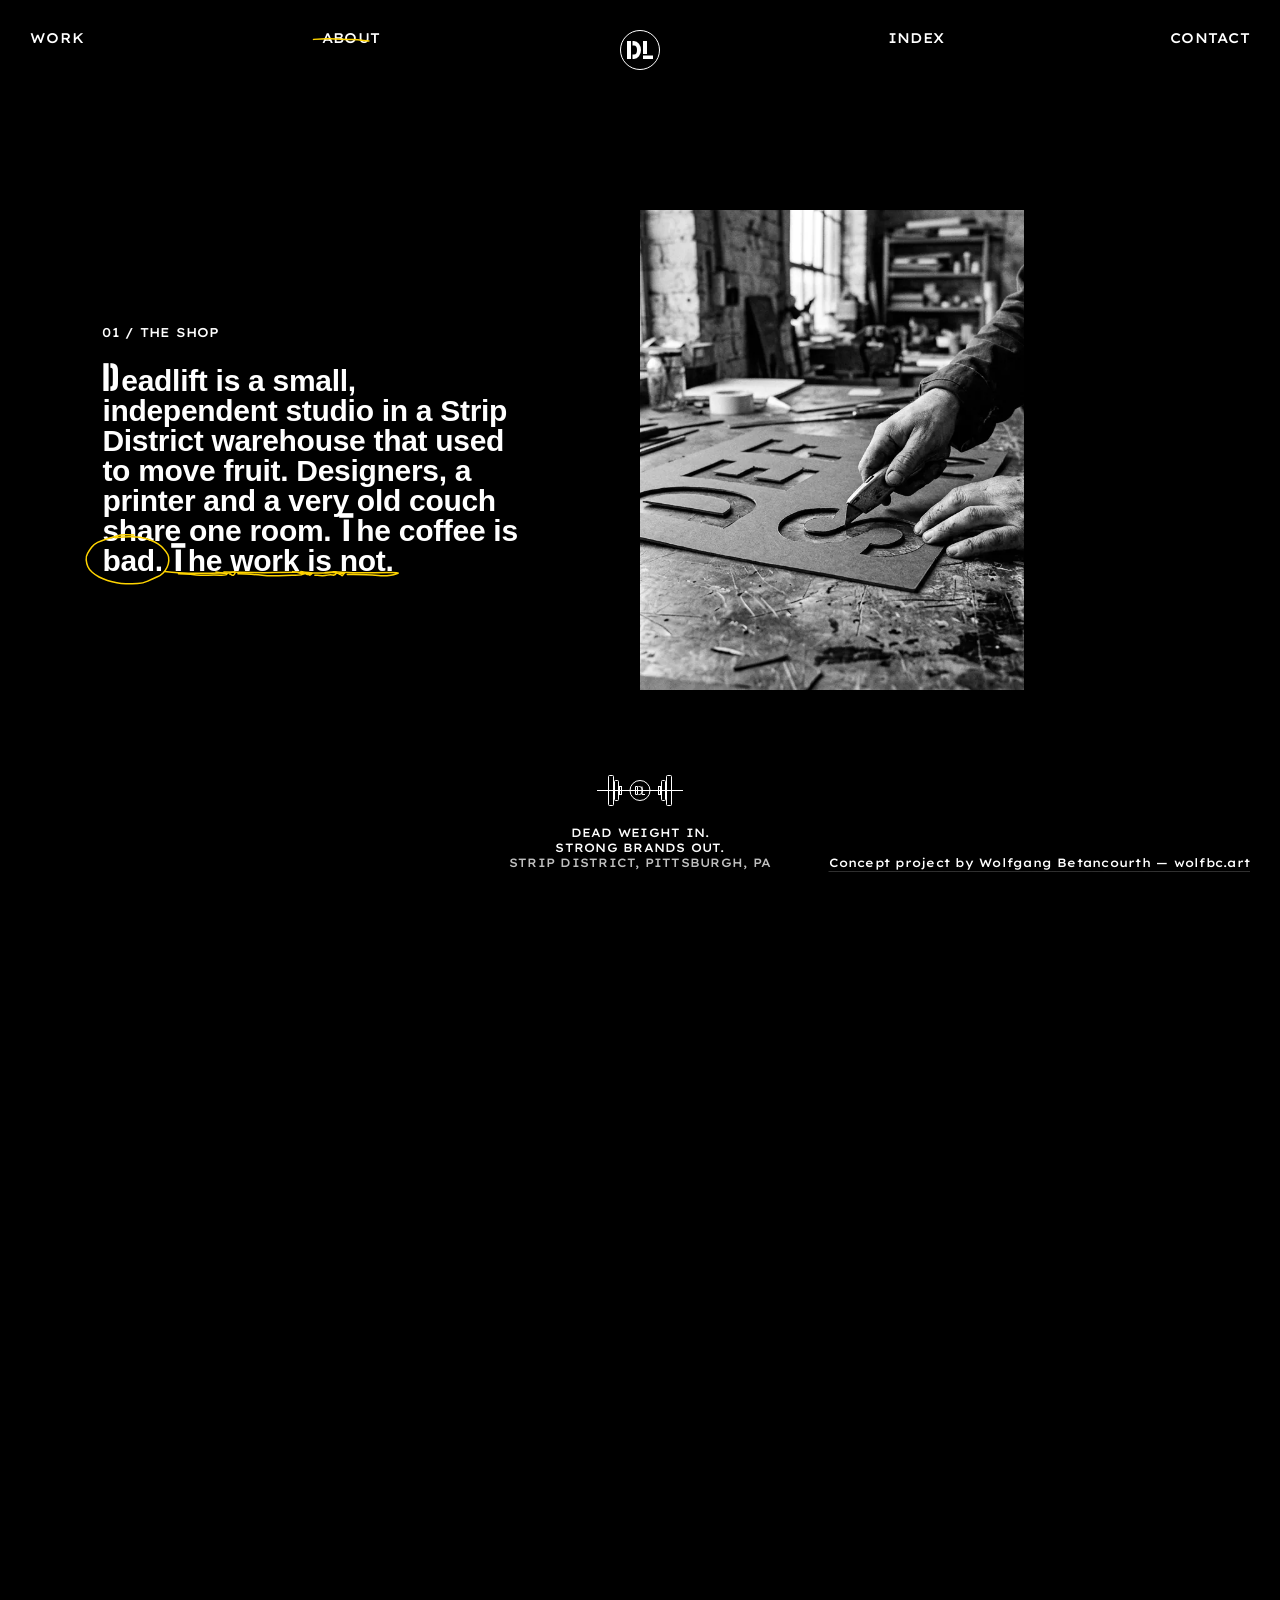
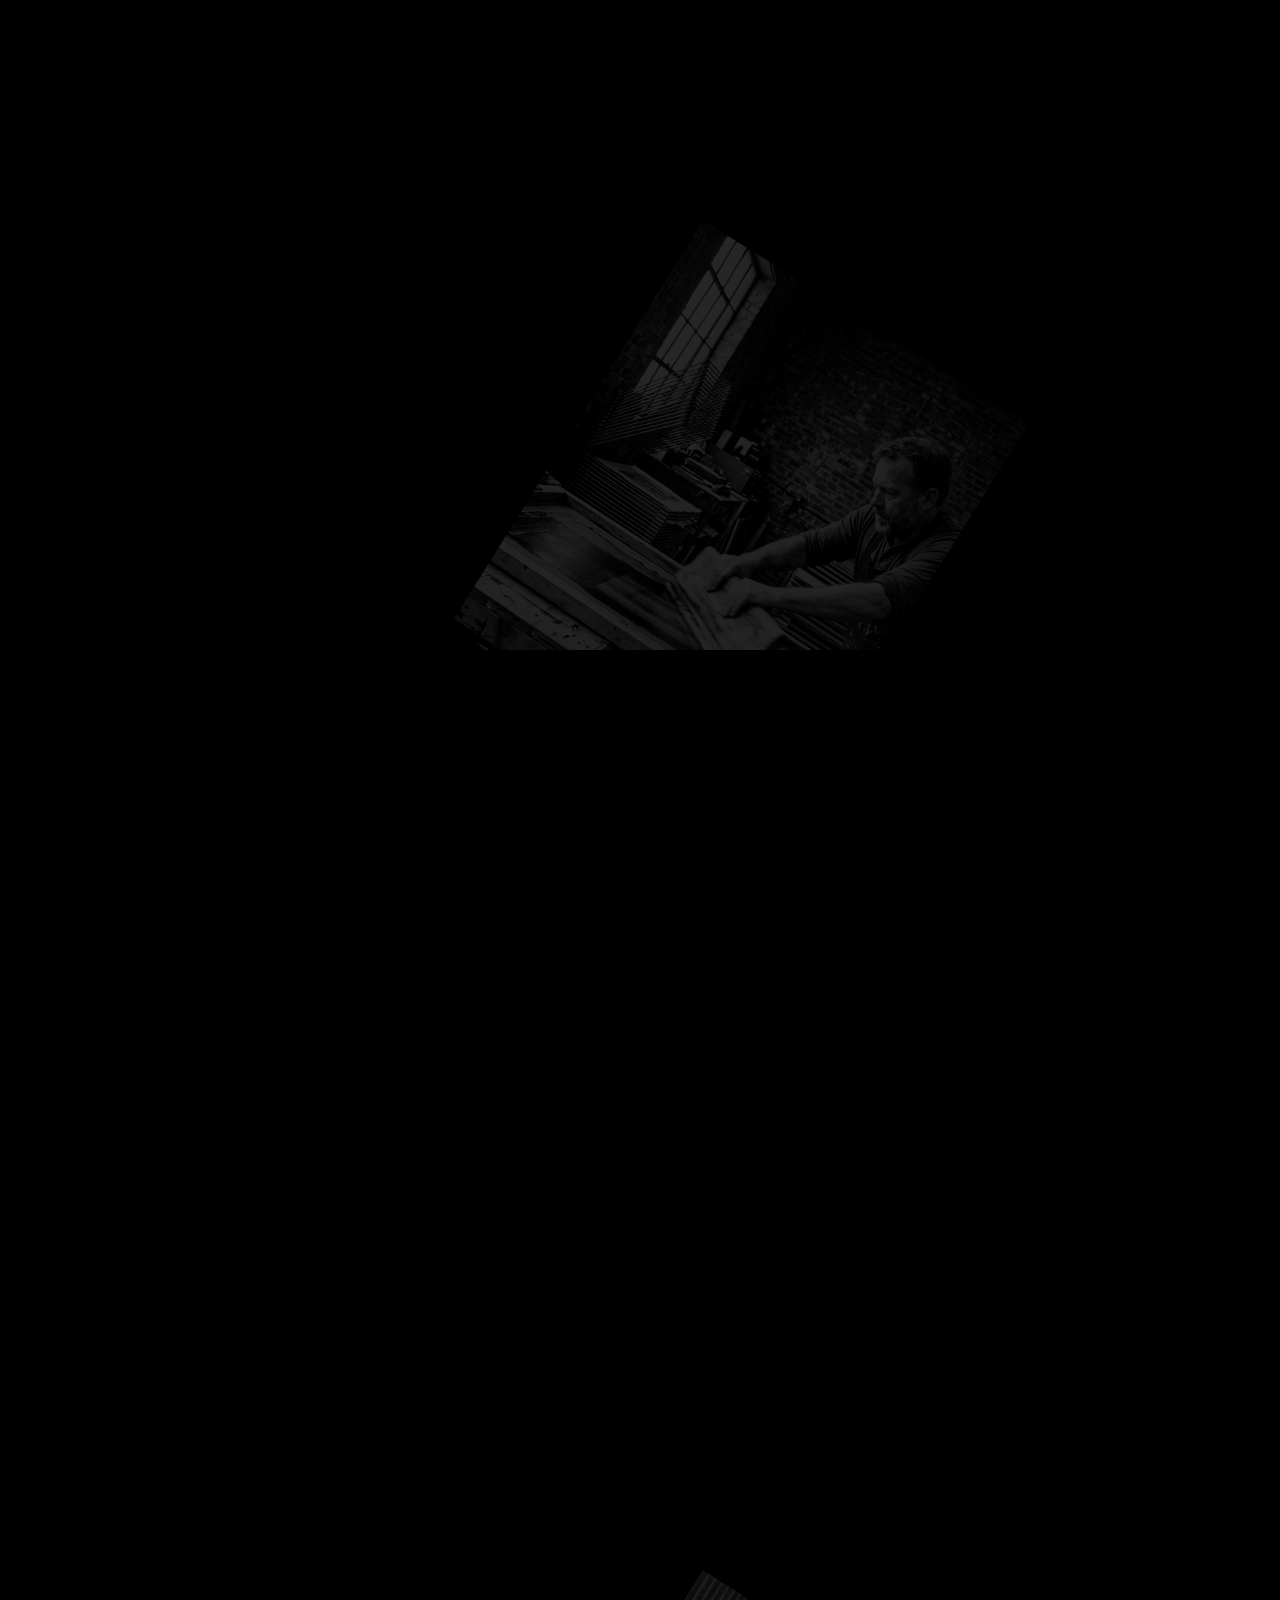
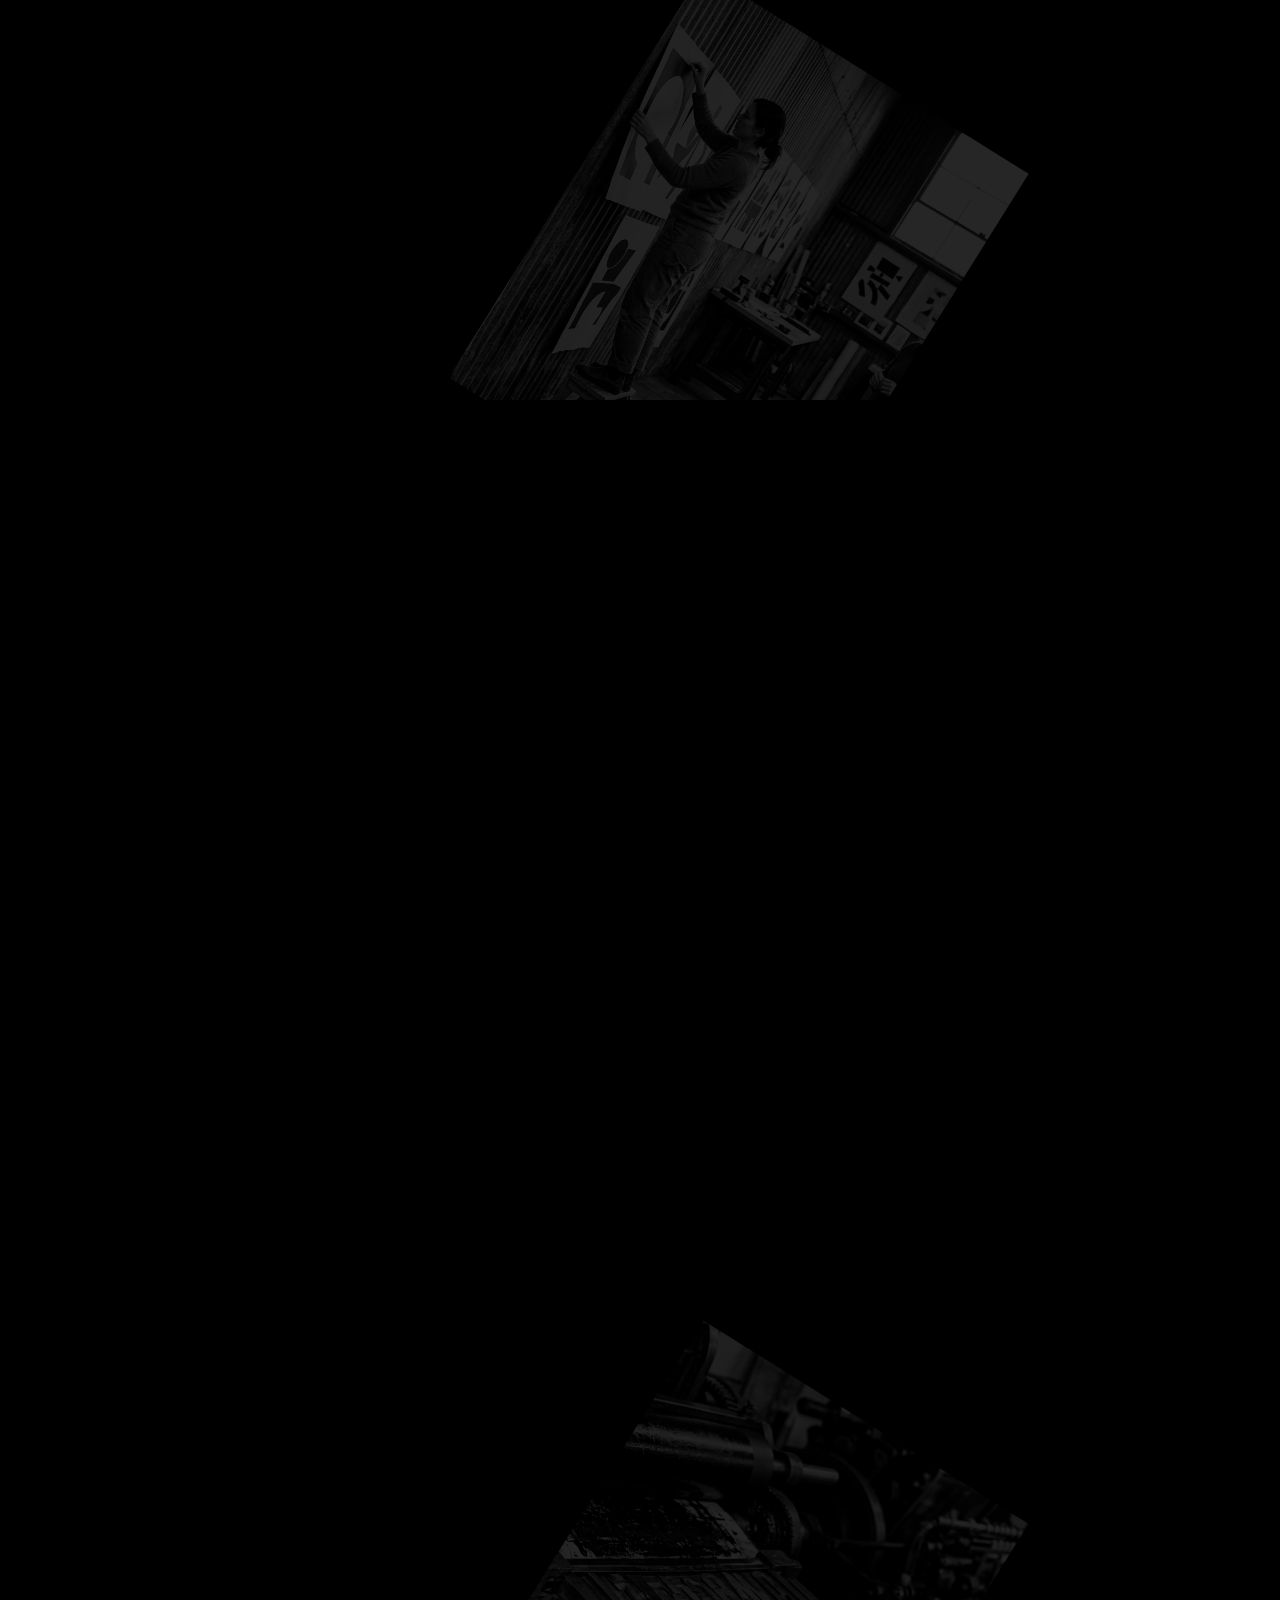
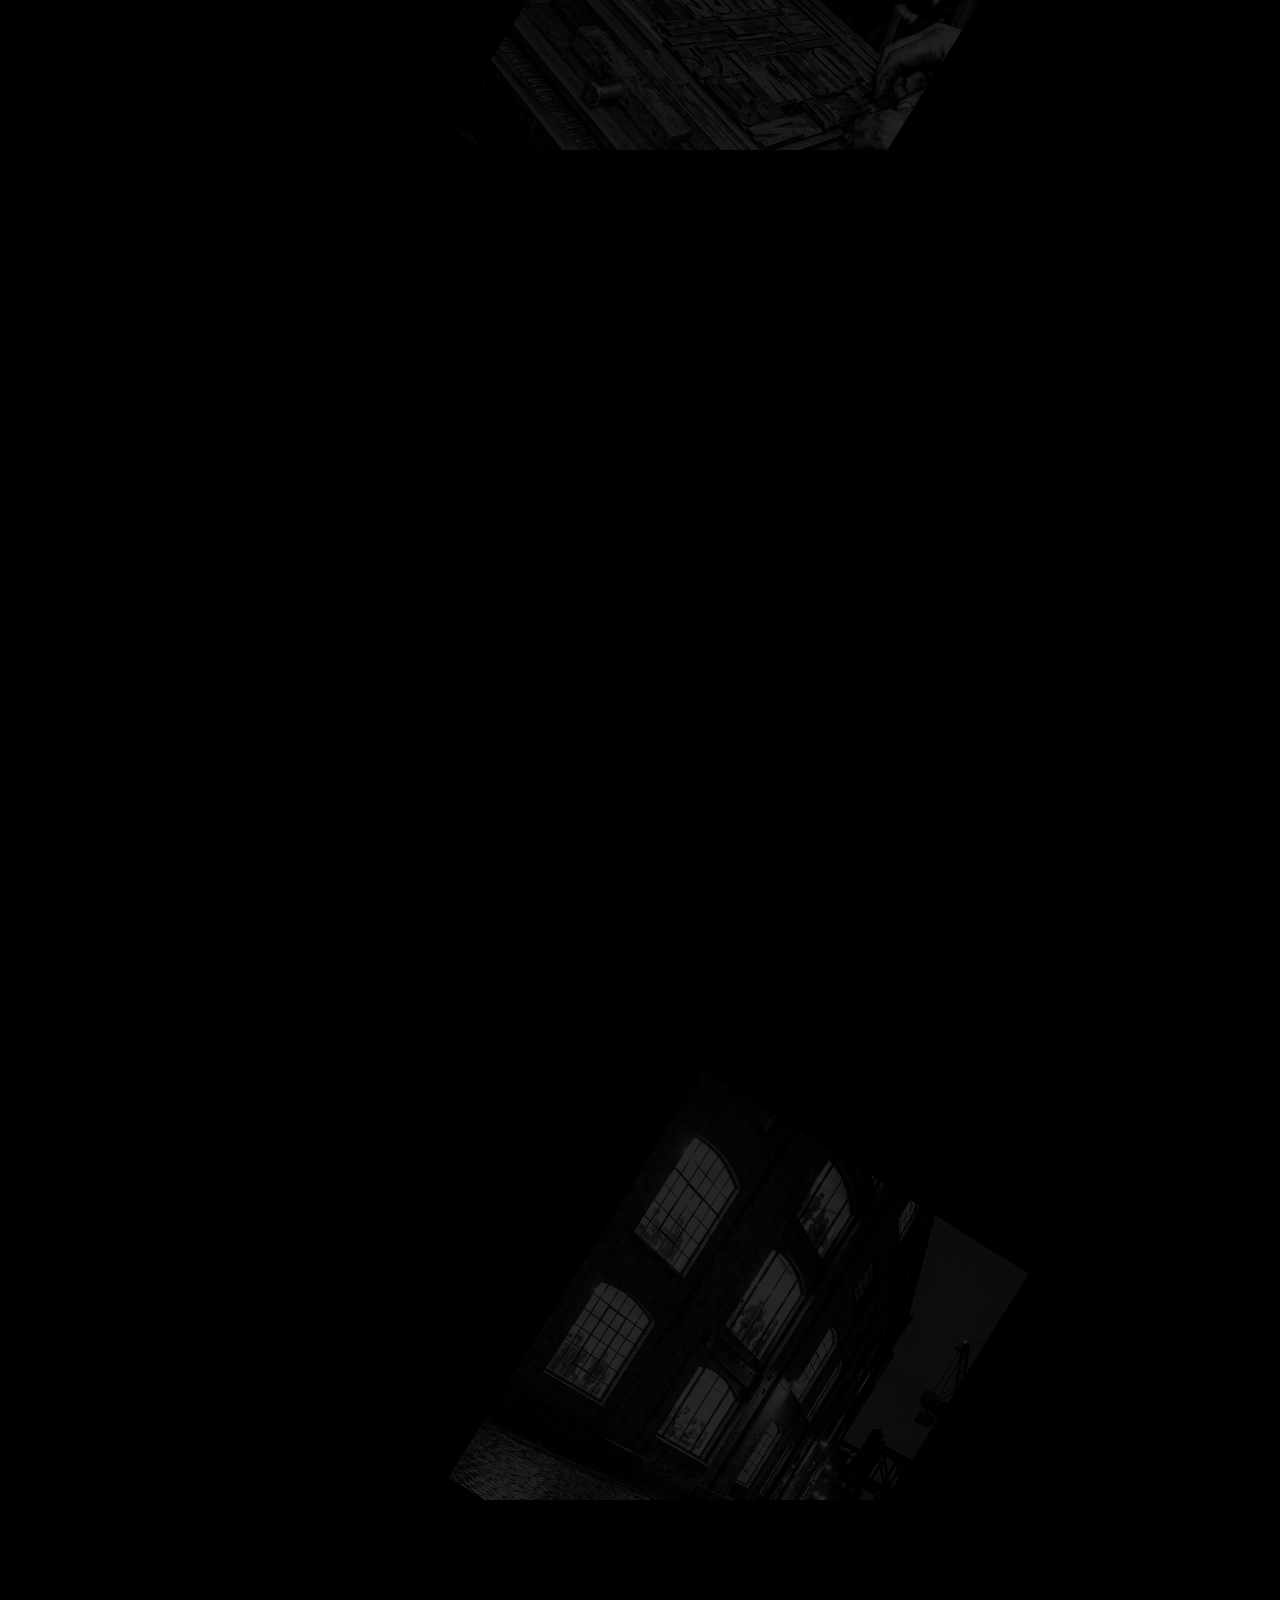
<file: about/index.html>
<!doctype html>
<html lang="en">
<head>
<meta charset="utf-8">
<meta name="viewport" content="width=device-width, initial-scale=1">
<title>About | Deadlift brand studio, Pittsburgh</title>
<meta name="description" content="Five rules from a small brand studio in the Strip District: find why the brand died, fix that first, draw second, finish what we take on.">
<meta property="og:type" content="website">
<meta property="og:site_name" content="Deadlift">
<meta property="og:title" content="About Deadlift">
<meta property="og:description" content="A small, independent brand studio in a Strip District warehouse. How we work, in five rules.">
<meta property="og:url" content="https://deadlift.wolfbc.art/about/">
<meta property="og:image" content="https://deadlift.wolfbc.art/assets/og.jpg">
<meta property="og:image:width" content="1200">
<meta property="og:image:height" content="630">
<meta name="twitter:card" content="summary_large_image">
<meta name="theme-color" content="#000000">
<meta name="color-scheme" content="dark">
<link rel="icon" href="../favicon.svg" type="image/svg+xml">
<link rel="icon" href="../favicon-32.png" sizes="32x32" type="image/png">
<link rel="apple-touch-icon" href="../apple-touch-icon.png">
<link rel="preconnect" href="https://fonts.googleapis.com">
<link rel="preconnect" href="https://fonts.gstatic.com" crossorigin>
<link rel="preconnect" href="https://api.fontshare.com" crossorigin>
<link rel="preconnect" href="https://cdn.fontshare.com" crossorigin>
<link rel="stylesheet" href="https://fonts.googleapis.com/css2?family=Archivo:wdth,wght@62..125,900&family=Big+Shoulders+Stencil+Display:wght@900&family=IBM+Plex+Mono:wght@400&family=Lexend+Exa:wght@500&display=swap">
<link rel="stylesheet" href="https://api.fontshare.com/v2/css?f[]=general-sans@600&display=swap">
<link rel="stylesheet" href="../css/site.css">
<script>document.documentElement.classList.add('js');</script>
</head>
<body class="page-about">
<a class="skip" href="#main">Skip to content</a>
<nav class="site-header nav" aria-label="Main">
  <div class="nav__side"><a class="nav__link" href="../work/" data-key="work">WORK</a><a class="nav__link" href="../about/" data-key="about" aria-current="page">ABOUT</a></div>
  <a class="mono" href="../" aria-label="Deadlift, home"><svg viewBox="0 0 40 40" aria-hidden="true" focusable="false"><circle cx="20" cy="20" r="19.5" fill="none" stroke="currentColor" stroke-width="1"/><path fill="currentColor" d="M7 11h4v18H7zM12.5 11H14a7 9 0 0 1 0 18h-1.5v-4.5H14a3 4.5 0 0 0 0-9h-1.5zM23 11h4v13h-4zM23 25.5h10V29H23z"/></svg></a>
  <div class="nav__side nav__side--right"><a class="nav__link" href="../work/?view=list" data-key="index">INDEX</a><a class="nav__link" href="../contact/" data-key="contact">CONTACT</a></div>
  <button class="burger" type="button" aria-label="Open menu" aria-expanded="false" aria-controls="menu"><span></span><span></span></button>
</nav>
<div class="menu" id="menu" role="dialog" aria-modal="true" aria-label="Main menu">
  <nav aria-label="Main menu"><a href="../work/" data-key="work">WORK</a><a href="../about/" data-key="about" aria-current="page">ABOUT</a><a href="../work/?view=list" data-key="index">INDEX</a><a href="../contact/" data-key="contact">CONTACT</a></nav>
  <a class="menu__mail" href="mailto:studio@deadlift.wolfbc.art?subject=New%20lift">studio@deadlift.wolfbc.art</a>
</div>
<main id="main" class="chapters">
  <h1 class="sr-only">About Deadlift</h1>
  <section class="chapter" aria-labelledby="ch1">
    <div class="chapter__pin">
      <div class="chapter__text">
        <p class="chapter__label">01 / THE SHOP</p>
        <h2 class="say" id="ch1" data-marks><span class="w"><span class="st">D</span>eadlift</span> <span class="w">is</span> <span class="w">a</span> <span class="w">small,</span> <span class="w">independent</span> <span class="w">studio</span> <span class="w">in</span> <span class="w">a</span> <span class="w">Strip</span> <span class="w">District</span> <span class="w">warehouse</span> <span class="w">that</span> <span class="w">used</span> <span class="w">to</span> <span class="w">move</span> <span class="w">fruit.</span> <span class="w">Designers,</span> <span class="w">a</span> <span class="w">printer</span> <span class="w">and</span> <span class="w">a</span> <span class="w">very</span> <span class="w">old</span> <span class="w">couch</span> <span class="w">share</span> <span class="w">one</span> <span class="w">room.</span> <span class="w"><span class="st">T</span>he</span> <span class="w">coffee</span> <span class="w">is</span> <span class="keep mk" data-mark="o"><span class="w">bad</span></span><span class="w">.</span> <span class="keep mk" data-mark="u"><span class="w"><span class="st">T</span>he</span> <span class="w">work</span> <span class="w">is</span> <span class="w">not.</span></span></h2>
      </div>
      <div class="chapter__photo"><img src="../assets/about/a-01.webp" alt="" width="614" height="768" fetchpriority="high" decoding="async"></div>
    </div>
  </section><section class="chapter" aria-labelledby="ch2">
    <div class="chapter__pin">
      <div class="chapter__text">
        <p class="chapter__label">02 / THE METHOD</p>
        <h2 class="say" id="ch2" data-marks><span class="w"><span class="st">W</span>e</span> <span class="w">start</span> <span class="w">by</span> <span class="w">finding</span> <span class="w">out</span> <span class="w">why</span> <span class="w">the</span> <span class="w">brand</span> <span class="w">went</span> <span class="w">dead.</span> <span class="w"><span class="st">U</span>sually</span> <span class="w">it</span> <span class="w">is</span> <span class="w">not</span> <span class="w">the</span> <span class="keep mk" data-mark="o"><span class="w">logo</span></span><span class="w">.</span> <span class="w">It</span> <span class="w">is</span> <span class="w">the</span> <span class="w">story,</span> <span class="w">the</span> <span class="w">shelf,</span> <span class="w">or</span> <span class="w">the</span> <span class="w">room.</span> <span class="w"><span class="st">T</span>hen</span> <span class="w">we</span> <span class="keep mk" data-mark="u"><span class="w">fix</span> <span class="w">that</span> <span class="w">first</span> <span class="w">and</span> <span class="w">draw</span> <span class="w">second</span></span><span class="w">.</span></h2>
      </div>
      <div class="chapter__photo"><img src="../assets/about/a-02.webp" alt="" width="614" height="768" loading="lazy" decoding="async"></div>
    </div>
  </section><section class="chapter" aria-labelledby="ch3">
    <div class="chapter__pin">
      <div class="chapter__text">
        <p class="chapter__label">03 / THE LIFTS</p>
        <h2 class="say" id="ch3" data-marks><span class="w"><span class="st">I</span>dentity,</span> <span class="w">packaging,</span> <span class="w">campaigns</span> <span class="w">and</span> <span class="w">motion.</span> <span class="keep mk" data-mark="u"><span class="w">Four</span> <span class="w">lifts,</span> <span class="w">one</span> <span class="w">crew.</span></span> <span class="w"><span class="st">A</span></span> <span class="w">bottle,</span> <span class="w">a</span> <span class="w">record</span> <span class="w">sleeve,</span> <span class="w">a</span> <span class="w">poster</span> <span class="w">on</span> <span class="w">a</span> <span class="w">brick</span> <span class="w">wall</span> <span class="w">and</span> <span class="w">a</span> <span class="w">thirty-second</span> <span class="w">film</span> <span class="w">should</span> <span class="w">look</span> <span class="w">like</span> <span class="w">one</span> <span class="keep mk" data-mark="o"><span class="w">family</span></span><span class="w">.</span></h2>
      </div>
      <div class="chapter__photo"><img src="../assets/about/a-03.webp" alt="" width="614" height="768" loading="lazy" decoding="async"></div>
    </div>
  </section><section class="chapter" aria-labelledby="ch4">
    <div class="chapter__pin">
      <div class="chapter__text">
        <p class="chapter__label">04 / THE CITY</p>
        <h2 class="say" id="ch4" data-marks><span class="w"><span class="st">P</span>ittsburgh</span> <span class="w">built</span> <span class="w">bridges,</span> <span class="w">rails</span> <span class="w">and</span> <span class="w">a</span> <span class="w">great</span> <span class="w">deal</span> <span class="w">of</span> <span class="w">steel.</span> <span class="w"><span class="st">I</span>t</span> <span class="w">taught</span> <span class="w">us</span> <span class="w">that</span> <span class="w">a</span> <span class="w">thing</span> <span class="w">should</span> <span class="keep mk" data-mark="u"><span class="w">work</span> <span class="w">first,</span> <span class="w">then</span> <span class="w">look</span> <span class="w">good</span> <span class="w">doing</span> <span class="w">it</span></span><span class="w">.</span> <span class="w"><span class="st">W</span>e</span> <span class="w">stay</span> <span class="w">for</span> <span class="w">the</span> <span class="w">rivers,</span> <span class="w">the</span> <span class="w">hills</span> <span class="w">and</span> <span class="keep mk" data-mark="o"><span class="w">blunt</span></span> <span class="w">neighbors.</span></h2>
      </div>
      <div class="chapter__photo"><img src="../assets/about/a-04.webp" alt="" width="614" height="768" loading="lazy" decoding="async"></div>
    </div>
  </section><section class="chapter" aria-labelledby="ch5">
    <div class="chapter__pin">
      <div class="chapter__text">
        <p class="chapter__label">05 / THE RULE</p>
        <h2 class="say" id="ch5" data-marks><span class="w"><span class="st">W</span>e</span> <span class="w">only</span> <span class="w">say</span> <span class="keep mk" data-mark="o"><span class="w">yes</span></span> <span class="w">to</span> <span class="w">work</span> <span class="w">we</span> <span class="w">can</span> <span class="w">finish</span> <span class="w">properly.</span> <span class="w"><span class="st">T</span>hat</span> <span class="w">means</span> <span class="w">fewer</span> <span class="w">clients,</span> <span class="w">longer</span> <span class="w">talks</span> <span class="w">and</span> <span class="w">no</span> <span class="w">pitch</span> <span class="w">decks</span> <span class="w">full</span> <span class="w">of</span> <span class="w">maybe.</span> <span class="w"><span class="st">I</span>f</span> <span class="w">we</span> <span class="w">take</span> <span class="w">the</span> <span class="w">job,</span> <span class="w">we</span> <span class="keep mk" data-mark="u"><span class="w">carry</span> <span class="w">it</span> <span class="w">to</span> <span class="w">the</span> <span class="w">end</span></span><span class="w">.</span></h2>
      </div>
      <div class="chapter__photo"><img src="../assets/about/a-05.webp" alt="" width="614" height="768" loading="lazy" decoding="async"></div>
    </div>
  </section>
  <p class="credit-flow"><a href="https://wolfbc.art" rel="noopener">Concept project by Wolfgang Betancourth — wolfbc.art</a></p>
</main>
<footer class="site-footer">
  <div class="footer__left"></div>
  <div class="footer__center">
    <div role="img" aria-label="Scroll down"><svg class="scroll-hint" viewBox="0 0 60 80" aria-hidden="true" focusable="false" fill="none" stroke="currentColor" stroke-width="1.2" stroke-linecap="round" stroke-linejoin="round"><rect class="outline" x="15.5" y="8.5" width="29" height="63" rx="14.5"/><path d="M24 24l6 6 6-6"/><path d="M24 36l6 6 6-6"/><path d="M24 48l6 6 6-6"/></svg></div>
    <svg class="emblem" viewBox="0 0 90 49" aria-hidden="true" focusable="false" fill="none" stroke="currentColor" stroke-width="1"><path d="M2 24.5h86"/><rect x="13.5" y="9.5" width="5" height="30" rx="1"/><rect x="19.5" y="14.5" width="4" height="20" rx="1"/><rect x="24.5" y="20.5" width="2" height="8"/><rect x="71.5" y="9.5" width="5" height="30" rx="1"/><rect x="66.5" y="14.5" width="4" height="20" rx="1"/><rect x="63.5" y="20.5" width="2" height="8"/><circle cx="45" cy="24.5" r="10"/><path d="M40.5 20.5h2v8h-2zM43.5 20.5h1a3 4 0 0 1 0 8h-1M47 20.5v8h3"/></svg>
    <p>Dead weight in.</p>
    <p>Strong brands out.</p>
    <p class="city">STRIP DISTRICT, PITTSBURGH, PA</p>
  </div>
  <div class="credit"><a href="https://wolfbc.art" rel="noopener">Concept project by Wolfgang Betancourth — wolfbc.art</a></div>
</footer>
<script src="../js/site.js" defer></script>
<script src="../js/about.js" defer></script>
</body>
</html>
</file>
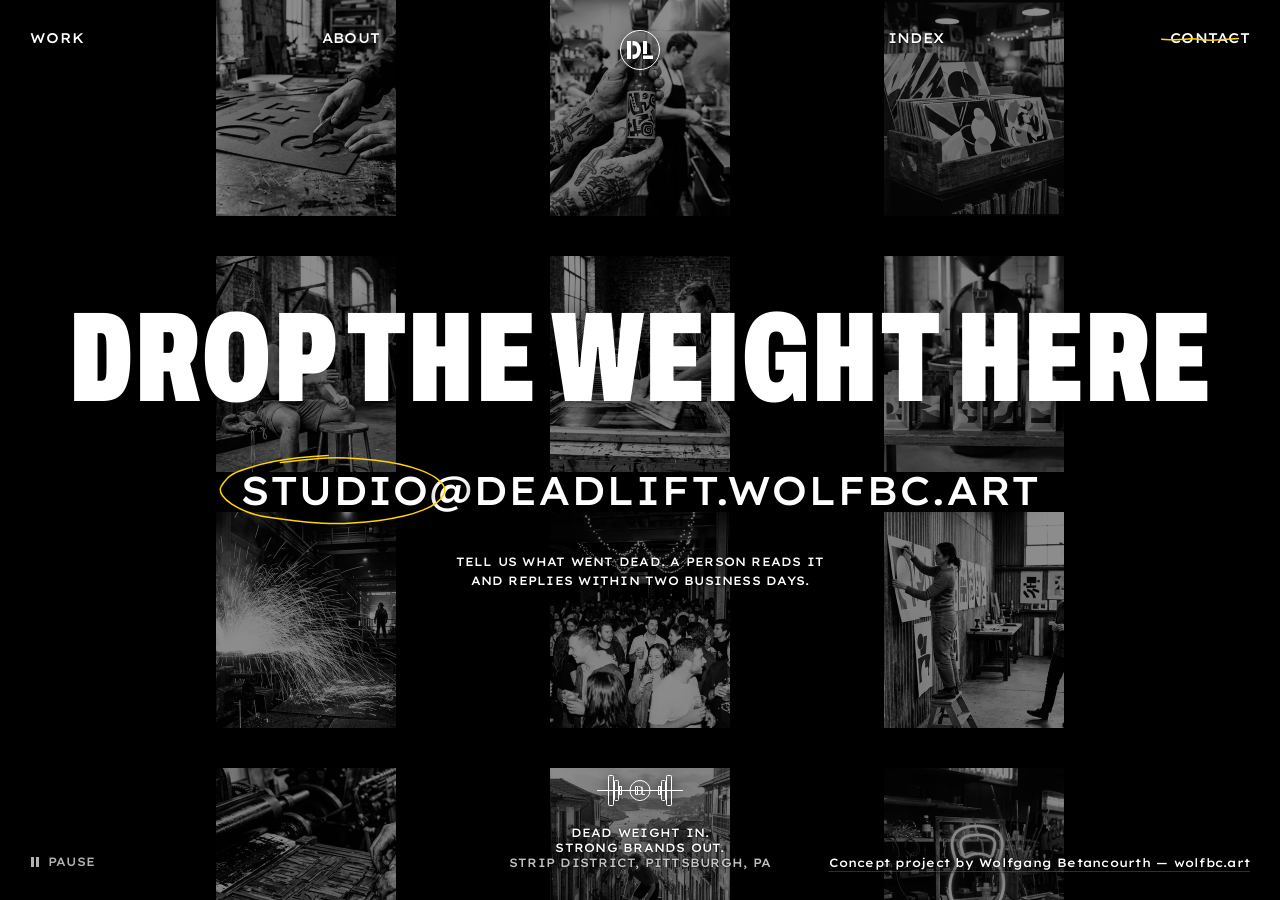
<file: contact/index.html>
<!doctype html>
<html lang="en">
<head>
<meta charset="utf-8">
<meta name="viewport" content="width=device-width, initial-scale=1">
<title>Contact | Email Deadlift</title>
<meta name="description" content="Got a brand gone dead weight? Email the studio. A person reads every message and replies within two business days.">
<meta property="og:type" content="website">
<meta property="og:site_name" content="Deadlift">
<meta property="og:title" content="Email Deadlift">
<meta property="og:description" content="Tell us what went dead. studio@deadlift.wolfbc.art">
<meta property="og:url" content="https://deadlift.wolfbc.art/contact/">
<meta property="og:image" content="https://deadlift.wolfbc.art/assets/og.jpg">
<meta property="og:image:width" content="1200">
<meta property="og:image:height" content="630">
<meta name="twitter:card" content="summary_large_image">
<meta name="theme-color" content="#000000">
<meta name="color-scheme" content="dark">
<link rel="icon" href="../favicon.svg" type="image/svg+xml">
<link rel="icon" href="../favicon-32.png" sizes="32x32" type="image/png">
<link rel="apple-touch-icon" href="../apple-touch-icon.png">
<link rel="preconnect" href="https://fonts.googleapis.com">
<link rel="preconnect" href="https://fonts.gstatic.com" crossorigin>
<link rel="preconnect" href="https://api.fontshare.com" crossorigin>
<link rel="preconnect" href="https://cdn.fontshare.com" crossorigin>
<link rel="stylesheet" href="https://fonts.googleapis.com/css2?family=Archivo:wdth,wght@62..125,900&family=Big+Shoulders+Stencil+Display:wght@900&family=IBM+Plex+Mono:wght@400&family=Lexend+Exa:wght@500&display=swap">
<link rel="stylesheet" href="https://api.fontshare.com/v2/css?f[]=general-sans@600&display=swap">
<link rel="stylesheet" href="../css/site.css">
<script>document.documentElement.classList.add('js');</script>
</head>
<body class="page-contact">
<a class="skip" href="#main">Skip to content</a>
<nav class="site-header nav" aria-label="Main">
  <div class="nav__side"><a class="nav__link" href="../work/" data-key="work">WORK</a><a class="nav__link" href="../about/" data-key="about">ABOUT</a></div>
  <a class="mono" href="../" aria-label="Deadlift, home"><svg viewBox="0 0 40 40" aria-hidden="true" focusable="false"><circle cx="20" cy="20" r="19.5" fill="none" stroke="currentColor" stroke-width="1"/><path fill="currentColor" d="M7 11h4v18H7zM12.5 11H14a7 9 0 0 1 0 18h-1.5v-4.5H14a3 4.5 0 0 0 0-9h-1.5zM23 11h4v13h-4zM23 25.5h10V29H23z"/></svg></a>
  <div class="nav__side nav__side--right"><a class="nav__link" href="../work/?view=list" data-key="index">INDEX</a><a class="nav__link" href="../contact/" data-key="contact" aria-current="page">CONTACT</a></div>
  <button class="burger" type="button" aria-label="Open menu" aria-expanded="false" aria-controls="menu"><span></span><span></span></button>
</nav>
<div class="menu" id="menu" role="dialog" aria-modal="true" aria-label="Main menu">
  <nav aria-label="Main menu"><a href="../work/" data-key="work">WORK</a><a href="../about/" data-key="about">ABOUT</a><a href="../work/?view=list" data-key="index">INDEX</a><a href="../contact/" data-key="contact" aria-current="page">CONTACT</a></nav>
  <a class="menu__mail" href="mailto:studio@deadlift.wolfbc.art?subject=New%20lift">studio@deadlift.wolfbc.art</a>
</div>
<main id="main">
  <section class="contact">
    <h1 class="sr-only">Contact Deadlift</h1>
    <div class="gallery" aria-hidden="true"><div class="gallery__col"><div class="gallery__track" style="--dur:46s;--delay:-8s"><img src="../assets/gallery/g-a-01.webp" alt="" width="180" height="216" decoding="async"><img src="../assets/gallery/g-m-04.webp" alt="" width="180" height="216" decoding="async"><img src="../assets/gallery/g-m-07.webp" alt="" width="180" height="216" decoding="async"><img src="../assets/gallery/g-a-04.webp" alt="" width="180" height="216" decoding="async"><img src="../assets/gallery/g-m-10.webp" alt="" width="180" height="216" decoding="async"><img src="../assets/gallery/g-m-01.webp" alt="" width="180" height="216" decoding="async"><img src="../assets/gallery/g-a-01.webp" alt="" width="180" height="216" decoding="async"><img src="../assets/gallery/g-m-04.webp" alt="" width="180" height="216" decoding="async"><img src="../assets/gallery/g-m-07.webp" alt="" width="180" height="216" decoding="async"><img src="../assets/gallery/g-a-04.webp" alt="" width="180" height="216" decoding="async"><img src="../assets/gallery/g-m-10.webp" alt="" width="180" height="216" decoding="async"><img src="../assets/gallery/g-m-01.webp" alt="" width="180" height="216" decoding="async"></div></div><div class="gallery__col"><div class="gallery__track" style="--dur:62s;--delay:-30s"><img src="../assets/gallery/g-m-02.webp" alt="" width="180" height="216" decoding="async"><img src="../assets/gallery/g-a-02.webp" alt="" width="180" height="216" decoding="async"><img src="../assets/gallery/g-m-09.webp" alt="" width="180" height="216" decoding="async"><img src="../assets/gallery/g-m-05.webp" alt="" width="180" height="216" decoding="async"><img src="../assets/gallery/g-a-05.webp" alt="" width="180" height="216" decoding="async"><img src="../assets/gallery/g-m-12.webp" alt="" width="180" height="216" decoding="async"><img src="../assets/gallery/g-m-02.webp" alt="" width="180" height="216" decoding="async"><img src="../assets/gallery/g-a-02.webp" alt="" width="180" height="216" decoding="async"><img src="../assets/gallery/g-m-09.webp" alt="" width="180" height="216" decoding="async"><img src="../assets/gallery/g-m-05.webp" alt="" width="180" height="216" decoding="async"><img src="../assets/gallery/g-a-05.webp" alt="" width="180" height="216" decoding="async"><img src="../assets/gallery/g-m-12.webp" alt="" width="180" height="216" decoding="async"></div></div><div class="gallery__col"><div class="gallery__track" style="--dur:54s;--delay:-17s"><img src="../assets/gallery/g-m-03.webp" alt="" width="180" height="216" decoding="async"><img src="../assets/gallery/g-m-06.webp" alt="" width="180" height="216" decoding="async"><img src="../assets/gallery/g-a-03.webp" alt="" width="180" height="216" decoding="async"><img src="../assets/gallery/g-m-08.webp" alt="" width="180" height="216" decoding="async"><img src="../assets/gallery/g-m-11.webp" alt="" width="180" height="216" decoding="async"><img src="../assets/gallery/g-a-01.webp" alt="" width="180" height="216" decoding="async"><img src="../assets/gallery/g-m-03.webp" alt="" width="180" height="216" decoding="async"><img src="../assets/gallery/g-m-06.webp" alt="" width="180" height="216" decoding="async"><img src="../assets/gallery/g-a-03.webp" alt="" width="180" height="216" decoding="async"><img src="../assets/gallery/g-m-08.webp" alt="" width="180" height="216" decoding="async"><img src="../assets/gallery/g-m-11.webp" alt="" width="180" height="216" decoding="async"><img src="../assets/gallery/g-a-01.webp" alt="" width="180" height="216" decoding="async"></div></div></div>
    <div class="contact__copy">
      <div class="contact__slogan">DROP THE WEIGHT HERE</div>
      <a class="contact__mail" href="mailto:studio@deadlift.wolfbc.art?subject=New%20lift" aria-label="Email the studio at studio@deadlift.wolfbc.art" data-marks><span class="mk" data-mark="o">studio</span>@<wbr>deadlift.wolfbc.art</a>
      <p class="contact__note">Tell us what went dead. A person reads it and replies within two business days.</p>
    </div>
    <button class="pause" type="button" data-pause="gallery" aria-pressed="false"><svg viewBox="0 0 10 10" aria-hidden="true"><rect x="1" y="0" width="3" height="10"/><rect x="6" y="0" width="3" height="10"/></svg><span>Pause</span></button>
  </section>
  <p class="credit-flow"><a href="https://wolfbc.art" rel="noopener">Concept project by Wolfgang Betancourth — wolfbc.art</a></p>
</main>
<footer class="site-footer">
  <div class="footer__left"></div>
  <div class="footer__center">
    
    <svg class="emblem" viewBox="0 0 90 49" aria-hidden="true" focusable="false" fill="none" stroke="currentColor" stroke-width="1"><path d="M2 24.5h86"/><rect x="13.5" y="9.5" width="5" height="30" rx="1"/><rect x="19.5" y="14.5" width="4" height="20" rx="1"/><rect x="24.5" y="20.5" width="2" height="8"/><rect x="71.5" y="9.5" width="5" height="30" rx="1"/><rect x="66.5" y="14.5" width="4" height="20" rx="1"/><rect x="63.5" y="20.5" width="2" height="8"/><circle cx="45" cy="24.5" r="10"/><path d="M40.5 20.5h2v8h-2zM43.5 20.5h1a3 4 0 0 1 0 8h-1M47 20.5v8h3"/></svg>
    <p>Dead weight in.</p>
    <p>Strong brands out.</p>
    <p class="city">STRIP DISTRICT, PITTSBURGH, PA</p>
  </div>
  <div class="credit"><a href="https://wolfbc.art" rel="noopener">Concept project by Wolfgang Betancourth — wolfbc.art</a></div>
</footer>
<script src="../js/site.js" defer></script>
</body>
</html>
</file>
<file: css/site.css>
/* Deadlift — concept site. One stylesheet for every page. */

/* Local fallbacks sized to the web fonts' widths and line metrics (measured in the browser),
   so text barely moves when Archivo, General Sans and Lexend Exa arrive. */
@font-face {
  font-family: "Archivo Fallback";
  src: local("Arial Black"), local("Arial-Black");
  font-weight: 900;
  font-stretch: 100% 125%;
  size-adjust: 117.09%;
  ascent-override: 75.16%;
  descent-override: 17.93%;
  line-gap-override: 0%;
}
@font-face {
  font-family: "Archivo Fallback";
  src: local("Impact");
  font-weight: 900;
  font-stretch: 50% 99%;
  size-adjust: 96.92%;
  ascent-override: 90.8%;
  descent-override: 21.67%;
  line-gap-override: 0%;
}
@font-face {
  font-family: "Big Shoulders Fallback";
  src: local("Impact");
  font-weight: 900;
  size-adjust: 93.94%;
  ascent-override: 104.32%;
  descent-override: 22.35%;
  line-gap-override: 0%;
}
@font-face {
  font-family: "General Sans Fallback";
  src: local("Arial Bold"), local("Arial-BoldMT");
  font-weight: 600;
  size-adjust: 100%;
  ascent-override: 101%;
  descent-override: 24%;
  line-gap-override: 0%;
}
@font-face {
  font-family: "Lexend Exa Fallback";
  src: local("Arial"), local("ArialMT");
  font-weight: 500;
  size-adjust: 126.75%;
  ascent-override: 78.9%;
  descent-override: 19.72%;
  line-gap-override: 0%;
}

:root {
  --bg: #000000;
  --fg: #ffffff;
  --fg-rgb: 255, 255, 255;
  --fg-dim: rgba(255, 255, 255, .5);
  --word-off: .2;
  --hairline: rgba(255, 255, 255, .2);
  --window-line: rgba(255, 255, 255, .3);
  --media-gap: #131313;
  --marker: #ffd400;
  --launch: #ffd400;
  --launch-hover: #ffb800;

  --f-wordmark: "Archivo", "Archivo Fallback", "Arial Black", sans-serif;
  --f-text: "General Sans", "General Sans Fallback", "Helvetica Neue", Arial, sans-serif;
  --f-ui: "Lexend Exa", "Lexend Exa Fallback", "Helvetica Neue", Arial, sans-serif;
  --f-stencil: "Big Shoulders Stencil Display", "Big Shoulders Fallback", "Archivo", sans-serif;
  --f-mono: "IBM Plex Mono", ui-monospace, Menlo, monospace;

  --frame: 30px;
  --side: 10vw;
  --rhythm: 8vw;
  --fs-ui: 14px;
  --fs-ui-sm: 12px;
  --fs-text: 2.5vw;
  --fs-chapter: 2.25vw;
  --fs-cta: 6.5vw;
  --fs-cta-link: 4vw;
  --track-ui: .02em;
  --ease-out: cubic-bezier(.16, 1, .3, 1);
}

@media (max-width: 800px) {
  :root {
    --frame: 20px;
    --side: 30px;
    --rhythm: 80px;
    --fs-text: clamp(28px, 5vw, 50px);
    --fs-cta: 9.75vw;
  }
}
@media (max-height: 500px) {
  :root { --frame: 20px; }
}

*, *::before, *::after { box-sizing: border-box; }

html {
  background: var(--bg);
  color: var(--fg);
  -webkit-text-size-adjust: 100%;
  text-size-adjust: 100%;
  overflow-x: clip;
  scrollbar-color: #3a3a3a var(--bg);
  scrollbar-width: thin;
}

body {
  margin: 0;
  min-height: 100svh;
  background: var(--bg);
  color: var(--fg);
  font-family: var(--f-text);
  font-weight: 600;
  overflow-x: clip;
  -webkit-font-smoothing: antialiased;
  -moz-osx-font-smoothing: grayscale;
}

::selection { background: var(--marker); color: #000; }

img, video, svg, canvas { display: block; max-width: 100%; }
img { height: auto; }
a { color: inherit; text-decoration: none; }
button { font: inherit; color: inherit; background: none; border: 0; padding: 0; cursor: pointer; }
h1, h2, h3, p { margin: 0; }

:focus { outline: none; }
:focus-visible {
  outline: 2px solid var(--marker);
  outline-offset: 4px;
  border-radius: 2px;
}

.sr-only {
  position: absolute !important;
  width: 1px; height: 1px;
  padding: 0; margin: -1px;
  overflow: hidden; clip: rect(0 0 0 0);
  white-space: nowrap; border: 0;
}

[hidden] { display: none !important; }

.skip {
  position: fixed;
  top: 12px; left: 12px;
  z-index: 200;
  padding: 12px 16px;
  background: var(--marker);
  color: #000;
  font: 500 var(--fs-ui)/1 var(--f-ui);
  letter-spacing: var(--track-ui);
  text-transform: uppercase;
  transform: translateY(-200%);
}
.skip:focus-visible { transform: none; outline-color: #fff; }

.ui {
  font-family: var(--f-ui);
  font-weight: 500;
  letter-spacing: var(--track-ui);
  text-transform: uppercase;
}

/* ---------- Frame: header ---------- */

.site-header {
  position: fixed;
  inset: 0 0 auto 0;
  z-index: 60;
  pointer-events: none;
}
.site-header a, .site-header button { pointer-events: auto; }
.site-header .nav__link, .site-footer { text-shadow: 0 0 2px #000, 0 0 12px rgba(0, 0, 0, .9); }
.site-footer .emblem, .site-footer .scroll-hint, .site-header .mono svg { filter: drop-shadow(0 0 6px #000); }

.nav {
  display: grid;
  grid-template-columns: 1fr auto 1fr;
  align-items: start;
  padding: var(--frame);
}
.nav__side {
  display: flex;
  justify-content: space-between;
  align-items: flex-start;
}
.nav__side::after, .nav__side--right::before { content: ""; width: 0; }
.nav__side--right::after { content: none; }

.nav__link {
  position: relative;
  display: inline-block;
  font: 500 var(--fs-ui)/17px var(--f-ui);
  letter-spacing: var(--track-ui);
  text-transform: uppercase;
  white-space: nowrap;
}
.nav__link::before { content: ""; position: absolute; inset: -14px -10px; }
.nav__link .scribble {
  position: absolute;
  left: -10px;
  top: calc(100% - 18px);
  width: calc(100% + 20px);
  height: 20px;
  overflow: visible;
  pointer-events: none;
}

.mono {
  display: grid;
  place-items: center;
  width: 44px;
  height: 44px;
  margin-top: -2px;
  pointer-events: auto;
}
.mono svg { width: 40px; height: 40px; }

.burger { display: none; }

@media (max-width: 800px), (max-height: 500px) {
  .site-header { padding: 0; height: 75px; }
  .nav { display: flex; justify-content: center; align-items: center; height: 75px; padding: 0; }
  .nav__side { display: none; }
  .burger {
    position: absolute;
    right: 10px; top: 15px;
    display: grid;
    place-items: center;
    width: 44px; height: 44px;
    pointer-events: auto;
    z-index: 2;
  }
  .burger span {
    position: absolute;
    width: 24px; height: 1px;
    background: var(--fg);
    transition: transform .3s ease;
  }
  .burger span:first-child { transform: translateY(-3.5px); }
  .burger span:last-child { transform: translateY(3.5px); }
  .burger[aria-expanded="true"] span:first-child { transform: rotate(45deg); }
  .burger[aria-expanded="true"] span:last-child { transform: rotate(-45deg); }
}

.menu {
  position: fixed;
  inset: 0;
  z-index: 55;
  height: 100svh;
  display: flex;
  flex-direction: column;
  align-items: center;
  justify-content: center;
  gap: 40px;
  background: rgba(0, 0, 0, .6);
  -webkit-backdrop-filter: blur(10px);
  backdrop-filter: blur(10px);
  opacity: 0;
  visibility: hidden;
  transition: opacity .3s ease, visibility 0s linear .3s;
}
.menu.is-open { opacity: 1; visibility: visible; transition: opacity .3s ease; }
.menu a {
  display: inline-flex;
  align-items: center;
  min-height: 44px;
  font: 500 18px/1 var(--f-ui);
  letter-spacing: var(--track-ui);
  text-transform: uppercase;
  opacity: 0;
  transform: translateY(8px);
  transition: opacity .3s ease .3s, transform .3s ease .3s;
}
.menu.is-open a { opacity: 1; transform: none; }
.menu nav { display: flex; flex-direction: column; align-items: center; gap: 40px; }
.menu a[aria-current="page"] { color: var(--marker); }
.menu__mail {
  position: absolute;
  bottom: 30px;
  font: 500 var(--fs-ui-sm)/1.4 var(--f-ui);
  letter-spacing: var(--track-ui);
  color: var(--fg-dim);
}
.menu .menu__mail { text-transform: none; font-size: 12px; }

/* ---------- Frame: footer ---------- */

.site-footer {
  position: fixed;
  inset: auto 0 0 0;
  z-index: 50;
  height: 239px;
  padding: var(--frame);
  display: flex;
  justify-content: space-between;
  align-items: flex-end;
  pointer-events: none;
  font: 500 var(--fs-ui-sm)/15px var(--f-ui);
  letter-spacing: var(--track-ui);
  text-transform: uppercase;
}
.site-footer a, .site-footer button { pointer-events: auto; }

.toggle {
  position: relative;
  display: inline-flex;
  align-items: center;
  gap: 16px;
  min-height: 44px;
  margin: -14px 0;
  text-transform: uppercase;
  letter-spacing: var(--track-ui);
  font: inherit;
}
.toggle__track {
  position: relative;
  flex: none;
  width: 28.8px;
  height: 16px;
  border-radius: 100px;
  background: var(--fg);
}
.toggle__knob {
  position: absolute;
  top: 2px; left: 2px;
  width: 12px; height: 12px;
  border-radius: 50%;
  background: var(--bg);
  transition: transform .3s ease, background-color .3s ease;
}
.toggle[aria-pressed="true"] .toggle__knob { transform: translateX(12.8px); background: var(--marker); }
.toggle__labels { position: relative; display: block; height: 15px; overflow: hidden; }
.toggle__labels span { display: block; transition: transform .3s ease; }
.toggle[aria-pressed="true"] .toggle__labels span { transform: translateY(-100%); }
.toggle[aria-pressed="true"] .toggle__labels span:last-child { animation: flash 1s steps(2, jump-none) 1; }
.toggle[disabled] { opacity: .5; cursor: not-allowed; }
@keyframes flash { 0%, 100% { opacity: 1; } 50% { opacity: .2; } }

.footer__center {
  position: absolute;
  left: 50%;
  bottom: var(--frame);
  transform: translateX(-50%);
  width: 90px;
  max-width: 90px;
  display: flex;
  flex-direction: column;
  align-items: center;
  text-align: center;
}
.scroll-hint {
  width: 60px;
  height: 80px;
  margin-bottom: 10px;
  transition: opacity .4s ease;
}
.scroll-hint path { animation: chevron 2s linear infinite; opacity: .2; }
.scroll-hint path:nth-child(3) { animation-delay: .5s; }
.scroll-hint path:nth-child(4) { animation-delay: 1s; }
.scroll-hint .outline { animation: none; opacity: 1; stroke: var(--hairline); }
.is-scrolled .scroll-hint { opacity: 0; }
@keyframes chevron { 0%, 100% { opacity: .2; } 30% { opacity: 1; } 60% { opacity: .2; } }

.emblem { width: 90px; height: 49px; margin-bottom: 10px; }
.footer__center p { white-space: nowrap; }
.footer__center .city { color: rgba(255, 255, 255, .75); }

.credit {
  text-align: right;
  white-space: nowrap;
  text-transform: none;
  line-height: 15px;
}
.credit a {
  display: inline-block;
  padding: 15px 0;
  margin: -15px 0;
  text-decoration: underline 1px var(--hairline);
  text-underline-offset: 4px;
  transition: text-decoration-color .2s ease, color .2s ease;
}
.credit a:hover { color: var(--marker); text-decoration-color: var(--marker); }

.credit-flow { display: none; }

@media (max-width: 1200px) {
  .credit { max-width: 250px; white-space: normal; }
}
@media (max-width: 800px), (max-height: 500px) {
  .site-footer { height: 56px; padding: 20px; align-items: center; }
  .footer__center, .site-footer .credit { display: none; }
  .site-footer .toggle { padding: 0 12px; margin-left: -12px; border-radius: 22px; background: #000; box-shadow: 0 0 0 1px var(--hairline); }
  .credit-flow {
    display: block;
    padding: 0 var(--side) 96px;
    font: 500 11px/1.6 var(--f-ui);
    letter-spacing: var(--track-ui);
    color: var(--fg-dim);
  }
  .credit-flow a {
    display: inline-block;
    padding: 14px 0;
    color: var(--fg);
    text-decoration: underline 1px var(--hairline);
    text-underline-offset: 4px;
  }
}

/* ---------- Main column ---------- */

.home-main {
  display: flex;
  flex-direction: column;
  gap: var(--rhythm);
}
.home-main::after { content: ""; display: block; height: 0; }
.block { padding: 0 var(--side); }

/* ---------- Hero ---------- */

.hero {
  position: relative;
  height: 100vh;
  height: 100svh;
  min-height: 560px;
  display: grid;
  place-items: center;
  isolation: isolate;
  margin-bottom: calc(var(--rhythm) * -1);
}
.wm {
  position: relative;
  width: 60vw;
  aspect-ratio: 900 / 369;
  font-family: var(--f-wordmark);
  font-weight: 900;
  font-stretch: 125%;
  font-variation-settings: "wdth" 125;
  text-transform: uppercase;
  pointer-events: none;
  user-select: none;
}
.wm__line {
  position: absolute;
  left: 0;
  width: 100%;
  height: 48.9%;
  display: flex;
  align-items: center;
  justify-content: center;
  font-size: var(--wm-size, 17.6vw);
  line-height: 1;
  white-space: nowrap;
}
.wm__line span { display: block; line-height: .74; padding-top: .02em; }
.wm__line--top { top: 0; z-index: 3; }
.wm__line--bot { bottom: 0; z-index: 1; }
.wm__line--bot span { letter-spacing: var(--wm-track, .01em); margin-right: calc(var(--wm-track, .01em) * -1); }

.objects {
  position: absolute;
  inset: 0;
  z-index: 2;
  display: grid;
  grid-template-columns: repeat(4, 16vw);
  gap: 1.6vw;
  place-content: center;
  pointer-events: none;
}
.obj {
  position: relative;
  width: 16vw;
  aspect-ratio: 1;
  transform: translate(var(--tx, 0), var(--ty, 0));
  transition: transform .3s ease-in-out;
}
.obj:nth-child(1) { --tx: -30%; --ty: -75%; }
.obj:nth-child(2) { --tx: -105%; --ty: 65%; }
.obj:nth-child(3) { --tx: 150%; --ty: -75%; }
.obj:nth-child(4) { --tx: 5%; --ty: 55%; }

.thing {
  position: relative;
  display: block;
  width: 100%;
  height: 100%;
  pointer-events: auto;
  cursor: pointer;
  will-change: transform;
  border-radius: 4%;
  -webkit-tap-highlight-color: transparent;
}
.thing img {
  width: 100%;
  height: 100%;
  object-fit: contain;
  border-radius: 4%;
  filter: drop-shadow(20px 44px 30px rgba(0, 0, 0, .5));
  pointer-events: none;
  user-select: none;
  -webkit-user-drag: none;
}
.thing img:not([src]) { display: none; }
.thing.is-swapped img { animation: swap .35s var(--ease-out); }
@keyframes swap { from { transform: scale(.9); opacity: .4; } to { transform: none; opacity: 1; } }
.thing.is-pulse img { animation: pulse 1.4s ease-in-out 2; }
@keyframes pulse { 0%, 100% { transform: none; } 50% { transform: scale(1.05); } }

.hud {
  position: absolute;
  inset: 0;
  z-index: 4;
  padding: var(--frame);
  display: flex;
  justify-content: space-between;
  align-items: center;
  pointer-events: none;
  font: 500 var(--fs-ui-sm)/15px var(--f-ui);
  letter-spacing: var(--track-ui);
  text-transform: uppercase;
}
.hud__left, .hud__right { max-width: calc(20vw - var(--frame) - 16px); text-wrap: balance; }
.hud__right { text-align: right; }

/* gravity mode */
.gravity-on .obj { transition: none; }
.gravity-on .thing { cursor: grab; touch-action: none; }
.gravity-on .thing.is-held { cursor: grabbing; }
.obj.is-returning { transition: transform .6s var(--ease-out); }

@media (max-width: 800px) {
  .hero {
    height: auto;
    min-height: 0;
    aspect-ratio: 20 / 27;
    margin: 70px 0 -10px;
  }
  .wm { width: 90vw; }
  .objects {
    grid-template-columns: repeat(2, calc((100vw - 60px - 6vw) / 2));
    column-gap: 6vw;
    row-gap: 50vw;
  }
  .obj { width: 100%; --tx: 0 !important; --ty: 0 !important; }
  .gravity-on .thing { touch-action: pan-y; }
  .hud { display: none; }
}

/* intro */
.intro {
  position: fixed;
  inset: 0;
  z-index: 100;
  display: none;
  place-items: center;
  background: var(--bg);
}
.intro-cover .intro { display: grid; }
.intro__mark { width: min(36vh, 60vw); aspect-ratio: 1; }
.intro__mark svg { width: 100%; height: 100%; overflow: visible; }
.intro__label {
  position: absolute;
  left: 50%;
  bottom: 22vh;
  transform: translateX(-50%);
  font: 500 var(--fs-ui-sm)/1 var(--f-ui);
  letter-spacing: var(--track-ui);
  white-space: nowrap;
}
.intro__skip {
  position: absolute;
  right: var(--frame);
  bottom: var(--frame);
  min-height: 44px;
  padding: 0 4px;
  font: 500 var(--fs-ui-sm)/1 var(--f-ui);
  letter-spacing: var(--track-ui);
  text-transform: uppercase;
  border-bottom: 1px solid var(--hairline);
}
.intro__skip:hover { color: var(--marker); }
.intro.is-leaving { opacity: 0; transition: opacity .25s ease; }
.intro__glyph path { fill: url(#steel); transition: fill 0s; }
.intro__mark[data-mat="1"] svg { animation: glitch .42s steps(3, end) 1; }
.intro__mark[data-mat="2"] .intro__glyph path { fill: url(#enamel); }
.intro__mark[data-mat="2"] svg { animation: glitch .3s steps(2, end) 1; }
.intro__mark[data-mat="3"] .intro__glyph path { fill: url(#chrome); }
.intro__mark[data-mat="3"] svg { animation: shine .5s var(--ease-out) 1; }
@keyframes glitch {
  0% { transform: translateX(-3%) skewX(4deg); filter: contrast(1.6); }
  50% { transform: translateX(2%) skewX(-3deg); }
  100% { transform: none; filter: none; }
}
@keyframes shine { from { transform: scale(.94); filter: brightness(1.8); } to { transform: none; filter: none; } }

.intro-run .site-header { transform: translateY(-100%); }
.intro-run .site-footer { transform: translateY(100%); }
.intro-run .hud { opacity: 0; }
.intro-run .wm { transform: scale(0); }
.intro-run .obj { transform: translateY(100vh); transition: none; }
.intro-row .obj { transform: none; transition: transform .5s ease-in-out; }
.intro-row .obj:nth-child(2) { transition-delay: .1s; }
.intro-row .obj:nth-child(3) { transition-delay: .2s; }
.intro-row .obj:nth-child(4) { transition-delay: .3s; }
.intro-burst .wm { transform: none; transition: transform .3s ease-in-out; }
.intro-burst .obj { transform: translate(var(--tx, 0), var(--ty, 0)); transition: transform .3s ease-in-out; }
.intro-burst .site-header, .intro-burst .site-footer { transform: none; transition: transform .5s ease-in-out; }
.intro-hud .hud { opacity: 1; transition: opacity .5s ease; }

/* ---------- Text blocks ---------- */

.say {
  font-family: var(--f-text);
  font-weight: 600;
  font-size: var(--fs-text);
  line-height: 1;
  letter-spacing: -.01em;
  position: relative;
}
.say .w { opacity: var(--o, 1); }
.reveal-ready .say[data-reveal] .w { --o: var(--word-off); }
.say .keep, .say .keep .w { --o: 1 !important; }
.st {
  font-family: var(--f-stencil);
  font-weight: 900;
  font-size: 1.16em;
  line-height: .7;
  padding-right: .15vw;
  letter-spacing: 0;
}

.manifesto { display: flex; justify-content: center; }
.manifesto .say { width: 44vw; text-align: center; }

.split {
  display: flex;
  justify-content: space-between;
  align-items: center;
  gap: 4vw;
}
.split .say { width: 43.2vw; flex: none; }
.split--b .say { width: 44vw; }
.split__art { flex: none; transform: rotate(1deg); }
.split__art img { width: 100%; max-height: 60vh; object-fit: contain; }
.split--a .split__art { width: 27.6vw; }
.split--b .split__art { width: 26vw; }

@media (max-width: 800px) {
  .say { letter-spacing: -.025em; }
  .manifesto .say { width: 100%; }
  .split { flex-direction: column-reverse; align-items: stretch; gap: 80px; }
  .split .say, .split--b .say { width: 100%; }
  .split--a .split__art, .split--b .split__art { width: 100%; }
}

/* ---------- Marker marks ---------- */

.marks {
  position: absolute;
  left: 0; top: 0;
  width: 100%; height: 100%;
  overflow: visible;
  pointer-events: none;
  z-index: 1;
}
.marks path, .scribble path {
  fill: none;
  stroke: var(--marker);
  stroke-width: 1.5;
  stroke-linecap: round;
  stroke-linejoin: round;
  vector-effect: non-scaling-stroke;
}
.scribble path { stroke-width: 1.5; }
.marks path { stroke-dasharray: var(--len); stroke-dashoffset: var(--len); }
.marks.is-drawn path { stroke-dashoffset: 0; transition: stroke-dashoffset 1s var(--ease-out); }
.marks.is-drawn path.late { transition-delay: .25s; }

/* ---------- Video ---------- */

.film { position: relative; }
.film video {
  width: 80vw;
  height: 50vw;
  max-height: 80vh;
  object-fit: contain;
  background: var(--bg);
}
@media (max-width: 800px) {
  .film video { width: 100%; height: auto; aspect-ratio: 330 / 252; max-height: none; object-fit: cover; }
}

.pause {
  position: absolute;
  z-index: 3;
  display: inline-flex;
  align-items: center;
  gap: 8px;
  min-height: 44px;
  min-width: 44px;
  padding: 0 12px;
  font: 500 var(--fs-ui-sm)/1 var(--f-ui);
  letter-spacing: var(--track-ui);
  text-transform: uppercase;
  color: var(--fg);
  background: rgba(0, 0, 0, .55);
  border-radius: 3px;
  opacity: .7;
  transition: opacity .2s ease, color .2s ease;
}
.pause:hover, .pause:focus-visible { opacity: 1; color: var(--marker); }
.pause svg { width: 10px; height: 10px; fill: currentColor; }
.film .pause { right: calc(var(--side) + 12px); bottom: 12px; }

/* ---------- Idea box (3D) ---------- */

.idea__box {
  position: relative;
  width: 100%;
  aspect-ratio: 2 / 1;
  border: 1px solid var(--hairline);
  touch-action: pan-y;
}
@media (max-width: 1023px) { .idea__box { aspect-ratio: 1; } }

.corner {
  position: absolute;
  width: 2vw;
  height: 2vw;
  min-width: 14px;
  min-height: 14px;
  border: 0 solid var(--fg);
  pointer-events: none;
  z-index: 3;
}
.corner--tl { top: -1px; left: -1px; border-top-width: 1px; border-left-width: 1px; }
.corner--tr { top: -1px; right: -1px; border-top-width: 1px; border-right-width: 1px; }
.corner--bl { bottom: -1px; left: -1px; border-bottom-width: 1px; border-left-width: 1px; }
.corner--br { bottom: -1px; right: -1px; border-bottom-width: 1px; border-right-width: 1px; }

.idea__label, .idea__title, .idea__note {
  position: absolute;
  z-index: 3;
  font: 500 var(--fs-ui)/17px var(--f-ui);
  letter-spacing: var(--track-ui);
  text-transform: uppercase;
  pointer-events: none;
}
.idea__label { top: 24px; left: 24px; color: var(--fg-dim); }
.idea__title { bottom: 24px; left: 24px; }
.idea__note {
  bottom: 24px;
  right: 24px;
  max-width: 36%;
  text-align: right;
  text-transform: none;
  font-family: var(--f-text);
  font-weight: 600;
  font-size: 14px;
  line-height: 1.3;
  letter-spacing: 0;
  color: var(--fg-dim);
  text-wrap: balance;
}
.idea .pause { top: 14px; right: 14px; }
.idea.no-gl .finishes { display: none; }

.idea__stage {
  position: absolute;
  inset: -25%;
  z-index: 1;
  pointer-events: none;
}
.idea__stage canvas { width: 100% !important; height: 100% !important; }
.idea__drag {
  position: absolute;
  inset: 0;
  z-index: 2;
  cursor: grab;
  touch-action: pan-y;
}
.idea__drag:active { cursor: grabbing; }
.idea__fallback {
  position: absolute;
  inset: 0;
  display: grid;
  place-items: center;
  z-index: 1;
}
.idea__fallback svg { width: auto; height: 62%; }
.idea.has-gl .idea__fallback { display: none; }

.finishes {
  position: absolute;
  right: 30px;
  top: 50%;
  transform: translateY(-50%);
  z-index: 4;
  display: flex;
  flex-direction: column;
  gap: 15px;
}
.finish {
  position: relative;
  width: 40px;
  height: 40px;
  border-radius: 50%;
  border: 2px solid var(--fg);
  background-clip: padding-box;
}
.finish::before { content: ""; position: absolute; inset: -4px; border-radius: 50%; }
.finish::after {
  content: "";
  position: absolute;
  inset: 30%;
  border-radius: 50%;
  background: var(--fg);
  box-shadow: 0 0 0 2px rgba(0, 0, 0, .6);
  transform: scale(0);
  transition: transform .2s ease;
}
.finish:hover::after, .finish:focus-visible::after, .finish[aria-pressed="true"]::after { transform: scale(1); }
.finish--powder { background: repeating-linear-gradient(-45deg, var(--marker) 0 6px, #000 6px 12px); }
.finish--wire { background: #000 repeating-linear-gradient(90deg, transparent 0 5px, rgba(255, 255, 255, .7) 5px 6px); }
.finish--glass { background: radial-gradient(circle at 32% 30%, #ffffff 0 10%, #9fe7ff 30%, #2fb79b 55%, #d9c94a 80%, #1d1d1d 100%); }
.finish__pill {
  position: absolute;
  right: calc(100% + 10px);
  top: 50%;
  transform: translate(6px, -50%);
  padding: 5px 9px;
  border-radius: 3px;
  background: var(--fg);
  color: #000;
  font: 500 12px/1.2 var(--f-ui);
  text-transform: uppercase;
  white-space: nowrap;
  opacity: 0;
  pointer-events: none;
  transition: opacity .2s ease, transform .2s ease;
}
.finish:hover .finish__pill, .finish:focus-visible .finish__pill { opacity: 1; transform: translate(0, -50%); }
@media (hover: none) {
  .finish[aria-pressed="true"] .finish__pill { opacity: 1; transform: translate(0, -50%); }
}

@media (max-width: 800px) {
  .idea__label { top: 16px; left: 16px; font-size: 12px; }
  .idea__title { bottom: 16px; left: 16px; font-size: 12px; max-width: 60%; }
  .idea__note { width: 1px; height: 1px; max-width: none; overflow: hidden; clip: rect(0 0 0 0); white-space: nowrap; }
  .idea .pause { top: 8px; right: 8px; }
  .finishes { right: 16px; gap: 12px; }
}

/* ---------- Objects row ---------- */

.row4 {
  display: grid;
  grid-template-columns: repeat(4, 1fr);
  gap: 3.5vw;
}
.row4 .thing { aspect-ratio: 1; height: auto; }
@media (max-width: 800px) {
  .row4 { grid-template-columns: repeat(2, 1fr); gap: 6vw; }
}

/* ---------- CTA ---------- */

.cta {
  min-height: 34.2vw;
  display: flex;
  align-items: center;
  justify-content: center;
  text-align: center;
}
.cta__inner {
  display: flex;
  flex-direction: column;
  align-items: center;
  gap: 2.4vw;
}
.cta__head {
  font-family: var(--f-wordmark);
  font-weight: 900;
  font-stretch: 125%;
  font-variation-settings: "wdth" 125;
  font-size: var(--fs-cta);
  line-height: 1;
  text-transform: uppercase;
  transform: rotate(-2deg);
  white-space: nowrap;
}
.cta__head .st { position: relative; top: -.02em; font-size: 1.5em; line-height: .7; padding-right: .03em; }
.cta__link {
  position: relative;
  display: inline-block;
  font: 500 var(--fs-cta-link)/1.28 var(--f-ui);
  letter-spacing: var(--track-ui);
  text-transform: uppercase;
  transition: color .2s ease;
}
.cta__link:hover { color: var(--marker); }
@media (max-width: 800px) {
  .cta { min-height: max(200px, 34.2vw); }
  .cta__inner { gap: 20px; }
  .cta__head { font-size: min(var(--fs-cta), 10.4vw); }
  .cta__link { font-size: max(4vw, 16px); min-height: 44px; display: inline-flex; align-items: center; }
}
@media (max-width: 420px) {
  .cta__head { font-size: 8.6vw; }
}

/* ---------- Marquee ---------- */

.marquee { position: relative; }
.marquee__clip { overflow: hidden; }
.marquee__track {
  display: flex;
  width: max-content;
  will-change: transform;
}
.card {
  flex: none;
  width: 21vw;
  height: 17vw;
  margin: .75vw;
  border-radius: .5vw;
  overflow: hidden;
  background: var(--media-gap);
}
.card img { width: 100%; height: 100%; object-fit: cover; }
.marquee .pause { top: -52px; right: var(--frame); }

/* ---------- Work page ---------- */

.desk {
  position: relative;
  height: 100vh;
  height: 100svh;
  min-height: 640px;
  overflow: hidden;
  background: #0a0a0a center / cover no-repeat;
}
.desk__wall {
  position: absolute;
  inset: 0;
  width: 100%;
  height: 100%;
  object-fit: cover;
  pointer-events: none;
}
.desk__icons { position: absolute; inset: 0; }
.icon {
  position: absolute;
  width: 180px;
  height: 180px;
  display: flex;
  flex-direction: column;
  align-items: center;
  justify-content: flex-start;
  gap: 12px;
  padding-top: 10px;
  text-align: center;
  font: 500 var(--fs-ui)/17px var(--f-ui);
  letter-spacing: var(--track-ui);
  text-transform: uppercase;
  text-shadow: 0 1px 6px rgba(0, 0, 0, .9);
  cursor: grab;
  touch-action: none;
  user-select: none;
}
.icon:active { cursor: grabbing; }
.icon__art { width: 130px; height: 104px; filter: drop-shadow(0 10px 14px rgba(0, 0, 0, .55)); transition: transform .2s var(--ease-out); }
.icon:hover .icon__art { transform: translateY(-3px); }
.icon:focus-visible { outline-offset: -2px; }

.widgets {
  position: absolute;
  top: 100px;
  right: 40px;
  width: 400px;
  z-index: 5;
  display: flex;
  flex-direction: column;
  gap: 16px;
}
.widget {
  padding: 25px;
  border-radius: 20px;
  background: rgba(255, 255, 255, .2);
  -webkit-backdrop-filter: blur(20px);
  backdrop-filter: blur(20px);
  font: 500 var(--fs-ui-sm)/1.5 var(--f-ui);
  letter-spacing: var(--track-ui);
  text-transform: uppercase;
  text-shadow: 0 1px 4px rgba(0, 0, 0, .35);
}
.widget__time { font-size: 32px; line-height: 1.1; }
.widget__date { margin-top: 6px; font-size: 14px; }
.widget hr { border: 0; border-top: 1px solid rgba(255, 255, 255, .45); margin: 18px 0; }
.widget__sky { font-size: 14px; }
.desk__hint {
  display: flex;
  justify-content: space-between;
  align-items: center;
  padding: 0 4px;
  font: 500 var(--fs-ui-sm)/1.4 var(--f-ui);
  letter-spacing: var(--track-ui);
  text-transform: uppercase;
  text-shadow: 0 1px 6px rgba(0, 0, 0, .9);
}
.desk__hint a { min-height: 44px; display: inline-flex; align-items: center; border-bottom: 1px solid transparent; }
.desk__hint a:hover { color: var(--marker); }

.win {
  position: absolute;
  z-index: 10;
  width: 560px;
  max-width: calc(100vw - 40px);
  border-radius: 13px;
  border: 1px solid var(--window-line);
  background: rgba(0, 0, 0, .65);
  -webkit-backdrop-filter: blur(15px);
  backdrop-filter: blur(15px);
  box-shadow: 0 10px 20px rgba(0, 0, 0, .3);
  overflow: hidden;
  animation: winIn .25s var(--ease-out);
}
@keyframes winIn { from { opacity: 0; transform: scale(.97); } to { opacity: 1; transform: none; } }
.win__bar {
  height: 44px;
  display: flex;
  align-items: center;
  gap: 12px;
  padding: 0 10px 0 18px;
  border-bottom: 1px solid var(--window-line);
  font: 500 var(--fs-ui)/1 var(--f-ui);
  letter-spacing: var(--track-ui);
  text-transform: uppercase;
  cursor: grab;
  touch-action: none;
  user-select: none;
}
.win__title { flex: 1; overflow: hidden; text-overflow: ellipsis; white-space: nowrap; }
.win__count { color: var(--fg-dim); font-size: 12px; }
.win__close {
  display: grid;
  place-items: center;
  width: 44px;
  height: 44px;
  margin-right: -6px;
  border-radius: 3px;
  transition: background-color .2s ease;
}
.win__close:hover { background: rgba(255, 255, 255, .15); }
.win__close svg { width: 12px; height: 12px; stroke: currentColor; stroke-width: 1.5; }
.win__grid {
  display: grid;
  grid-template-columns: repeat(auto-fill, 170px);
  justify-content: start;
  padding: 16px;
  min-height: 200px;
}
.win__empty { padding: 40px 30px; font: 400 15px/1.65 var(--f-mono); }
.file {
  display: flex;
  flex-direction: column;
  align-items: center;
  gap: 12px;
  padding: 12px 6px;
  border-radius: 6px;
  font: 500 12px/1.35 var(--f-ui);
  letter-spacing: var(--track-ui);
  text-transform: uppercase;
  text-align: center;
  transition: background-color .2s ease;
}
.file:hover { background: rgba(255, 255, 255, .1); }
.file__thumb {
  width: 125px;
  height: 92px;
  padding: 5px;
  background: #fff;
  border-radius: 2px;
  box-shadow: 0 6px 12px rgba(0, 0, 0, .4);
}
.file__thumb img { width: 100%; height: 100%; object-fit: cover; }

.win--case { width: 840px; max-height: min(80vh, 760px); display: flex; flex-direction: column; }
.win--case .win__bar { height: 47px; flex: none; }
.win__body { overflow: auto; overscroll-behavior: contain; scrollbar-width: thin; }
.win__media img { width: 100%; aspect-ratio: 1376 / 768; object-fit: cover; }
.win__text { padding: 30px; font: 400 15px/1.65 var(--f-mono); }
.win__meta { margin-bottom: 14px; color: var(--fg-dim); font-size: 13px; text-transform: uppercase; letter-spacing: .04em; }

.launch {
  position: relative;
  display: inline-flex;
  align-items: center;
  min-height: 27px;
  padding: 4px 15px 6px;
  border-radius: 4px;
  background: var(--launch);
  color: #000;
  font: 500 var(--fs-ui)/1 var(--f-ui);
  letter-spacing: var(--track-ui);
  text-transform: uppercase;
  white-space: nowrap;
  transition: background-color .2s ease;
}
.launch::before { content: ""; position: absolute; inset: -9px -2px; }
.launch:hover { background: var(--launch-hover); }

/* list view */
.caselist__inner {
  padding: 160px var(--side) 140px;
}
.caselist__head {
  display: flex;
  justify-content: space-between;
  align-items: flex-end;
  gap: 30px;
  margin-bottom: 80px;
}
.caselist__head h2 { font-size: var(--fs-text); line-height: 1; }
.caselist__head p { margin-top: 16px; font: 400 15px/1.65 var(--f-mono); color: var(--fg-dim); }
.caselist__switch {
  font: 500 var(--fs-ui)/1 var(--f-ui);
  letter-spacing: var(--track-ui);
  text-transform: uppercase;
  min-height: 44px;
  display: inline-flex;
  align-items: center;
  white-space: nowrap;
}
.caselist__switch:hover { color: var(--marker); }
.case {
  display: grid;
  grid-template-columns: 40vw 1fr;
  gap: 4vw;
  padding: 50px 0;
  border-top: 1px solid var(--hairline);
  scroll-margin-top: 100px;
}
.case:target { border-top-color: var(--marker); }
.case img { width: 100%; aspect-ratio: 1376 / 768; object-fit: cover; }
.case h3 { font-size: var(--fs-chapter); line-height: 1; margin-bottom: 20px; }
.case dl {
  display: grid;
  grid-template-columns: max-content 1fr;
  gap: 4px 20px;
  margin: 0 0 20px;
  font: 400 13px/1.5 var(--f-mono);
}
.case dt { color: var(--fg-dim); }
.case dd { margin: 0; }
.case p { font: 400 15px/1.65 var(--f-mono); max-width: 64ch; }

.js-desk .caselist { display: none; }
html:not(.js-desk) .desk { display: none; }
.page-work .site-footer { z-index: 5; }
html:not(.js-desk) .page-work .site-footer { position: relative; }
html:not(.js-desk) .page-work .caselist__inner { padding-bottom: 40px; }

@media (max-width: 800px) {
  .caselist__inner { padding: 110px var(--side) 40px; }
  .caselist__head { flex-direction: column; align-items: flex-start; margin-bottom: 40px; }
  .caselist__switch { display: none; }
  .case { grid-template-columns: 1fr; gap: 24px; padding: 36px 0; }
  .case h3 { font-size: 30px; }
}

/* ---------- About ---------- */

.chapters { padding-bottom: 0; }
.chapter { position: relative; height: 150vh; }
.chapter__pin {
  position: sticky;
  top: 0;
  height: 100vh;
  height: 100svh;
  overflow: hidden;
}
.chapter__text {
  position: absolute;
  left: 8vw;
  top: 50%;
  width: 34vw;
  transform: translateY(-50%);
}
.chapter__label {
  display: block;
  margin-bottom: 2vw;
  font: 500 1vw/1.2 var(--f-ui);
  letter-spacing: var(--track-ui);
  text-transform: uppercase;
}
.chapter .say { font-size: max(var(--fs-chapter), 30px); }
.chapter__photo {
  position: absolute;
  left: 50%;
  top: 50%;
  width: 30vw;
  margin-top: -18.75vw;
  transform-origin: -110% 50%;
}
.chapter__photo img { width: 100%; aspect-ratio: 4 / 5; object-fit: cover; filter: grayscale(1); background: var(--media-gap); }

@media (max-width: 800px) {
  .chapter__label { font-size: 12px; }
  .chapter .say { font-size: 30px; }
}
@media (max-width: 600px), (max-height: 560px) {
  .chapter { height: auto; }
  .chapter__pin { position: static; height: auto; overflow: visible; display: flex; flex-direction: column; gap: 40px; padding: 40px var(--side) 60px; }
  .chapter:first-of-type .chapter__pin { padding-top: 115px; }
  .chapter__text, .chapter__photo { position: static; width: 100%; transform: none !important; margin: 0; opacity: 1 !important; }
  .chapter__text { max-width: 900px; }
  .chapter__photo { max-width: 480px; }
  .chapter__label { font-size: 12px; margin-bottom: 16px; }
  .chapter .say { font-size: 30px; }
}
/* phones: photo first, like the home splits (a late font reflow then only moves what is below the text) */
@media (max-width: 600px) {
  .chapter__pin { flex-direction: column-reverse; justify-content: flex-end; }
}

/* ---------- Contact ---------- */

.contact {
  position: relative;
  height: 100vh;
  height: 100svh;
  min-height: 560px;
  overflow: hidden;
  display: grid;
  place-items: center;
}
.gallery {
  position: absolute;
  inset: 0;
  display: flex;
  justify-content: center;
  gap: 12vw;
  z-index: 0;
  pointer-events: none;
}
.gallery__col { width: 180px; flex: none; }
.gallery__track {
  display: flex;
  flex-direction: column;
  gap: 40px;
  animation: rise var(--dur, 40s) linear infinite;
  animation-delay: var(--delay, 0s);
}
.gallery__track img {
  width: 180px;
  height: 216px;
  object-fit: cover;
  filter: grayscale(1) brightness(.55);
  background: var(--media-gap);
}
.gallery.is-paused .gallery__track { animation-play-state: paused; }
@keyframes rise { from { transform: translateY(0); } to { transform: translateY(-50%); } }

.contact__copy {
  position: relative;
  z-index: 2;
  display: flex;
  flex-direction: column;
  align-items: center;
  text-align: center;
  padding: 0 20px;
}
.contact__slogan {
  font-family: var(--f-wordmark);
  font-weight: 900;
  font-stretch: 62%;
  font-variation-settings: "wdth" 62;
  font-size: 10vw;
  line-height: .825;
  letter-spacing: .01em;
  text-transform: uppercase;
  margin-bottom: 48px;
  text-shadow: 0 2px 30px rgba(0, 0, 0, .6);
}
.contact__mail {
  position: relative;
  display: inline-block;
  font: 500 40px/1.2 var(--f-ui);
  letter-spacing: 0;
  text-transform: uppercase;
  padding: 6px 10px;
  background: none;
  text-shadow: 0 0 18px #000, 0 0 3px #000;
  transition: color .2s ease;
}
.contact__mail:hover { color: var(--marker); }
.contact__mail .mk { position: relative; }
.contact__note {
  margin-top: 28px;
  max-width: 46ch;
  font: 500 var(--fs-ui-sm)/1.6 var(--f-ui);
  letter-spacing: var(--track-ui);
  text-transform: uppercase;
  background: none;
  text-shadow: 0 0 18px #000, 0 0 3px #000;
  padding: 4px 8px;
}
.contact .pause { left: calc(var(--frame) - 12px); bottom: calc(var(--frame) - 14px); z-index: 51; }

@media (max-width: 800px) {
  .contact { min-height: 600px; }
  .gallery { gap: 6vw; }
  .gallery__col, .gallery__track img { width: 28vw; height: auto; }
  .gallery__track img { aspect-ratio: 5 / 6; }
  .contact__slogan { font-size: 18vw; margin-bottom: 32px; }
  .contact__mail { font-size: clamp(16px, 5vw, 40px); }
  .contact .pause { bottom: 64px; left: 8px; }
}

/* ---------- 404 ---------- */

.lost {
  min-height: 100svh;
  display: flex;
  flex-direction: column;
  align-items: center;
  justify-content: center;
  gap: 28px;
  padding: 120px var(--side);
  text-align: center;
}
.lost h1 {
  font-family: var(--f-wordmark);
  font-weight: 900;
  font-stretch: 125%;
  font-variation-settings: "wdth" 125;
  font-size: 4.4vw;
  line-height: 1;
  text-transform: uppercase;
  transform: rotate(-2deg);
  max-width: 14em;
}
.lost p:not(.credit-flow) { font: 400 15px/1.65 var(--f-mono); color: var(--fg-dim); }
.lost > a { display: inline-block; padding: 15px 0; font: 500 var(--fs-ui)/1 var(--f-ui); letter-spacing: var(--track-ui); text-transform: uppercase; }
.lost > a:hover { color: var(--marker); }
@media (max-width: 800px) { .lost h1 { font-size: 9vw; } }

/* ---------- Reduced motion ---------- */

@media (prefers-reduced-motion: reduce) {
  *, *::before, *::after {
    animation-duration: .001ms !important;
    animation-iteration-count: 1 !important;
    transition-duration: .001ms !important;
    transition-delay: 0s !important;
    scroll-behavior: auto !important;
  }
  .intro { display: none !important; }
  .reveal-ready .say[data-reveal] .w { --o: 1; }
  .marks path { stroke-dashoffset: 0; }
  /* the gallery starts paused; Play is an explicit choice, so it moves */
  .gallery__track { animation-duration: var(--dur, 40s) !important; animation-iteration-count: infinite !important; animation-play-state: paused; }
  .gallery:not(.is-paused) .gallery__track { animation-play-state: running; }
  .scroll-hint path { animation: none; opacity: 1; }
}

/* gravity only works on the desktop view of /work/ */
.page-work .toggle { visibility: hidden; }
.js-desk .page-work .toggle { visibility: visible; }
</file>
